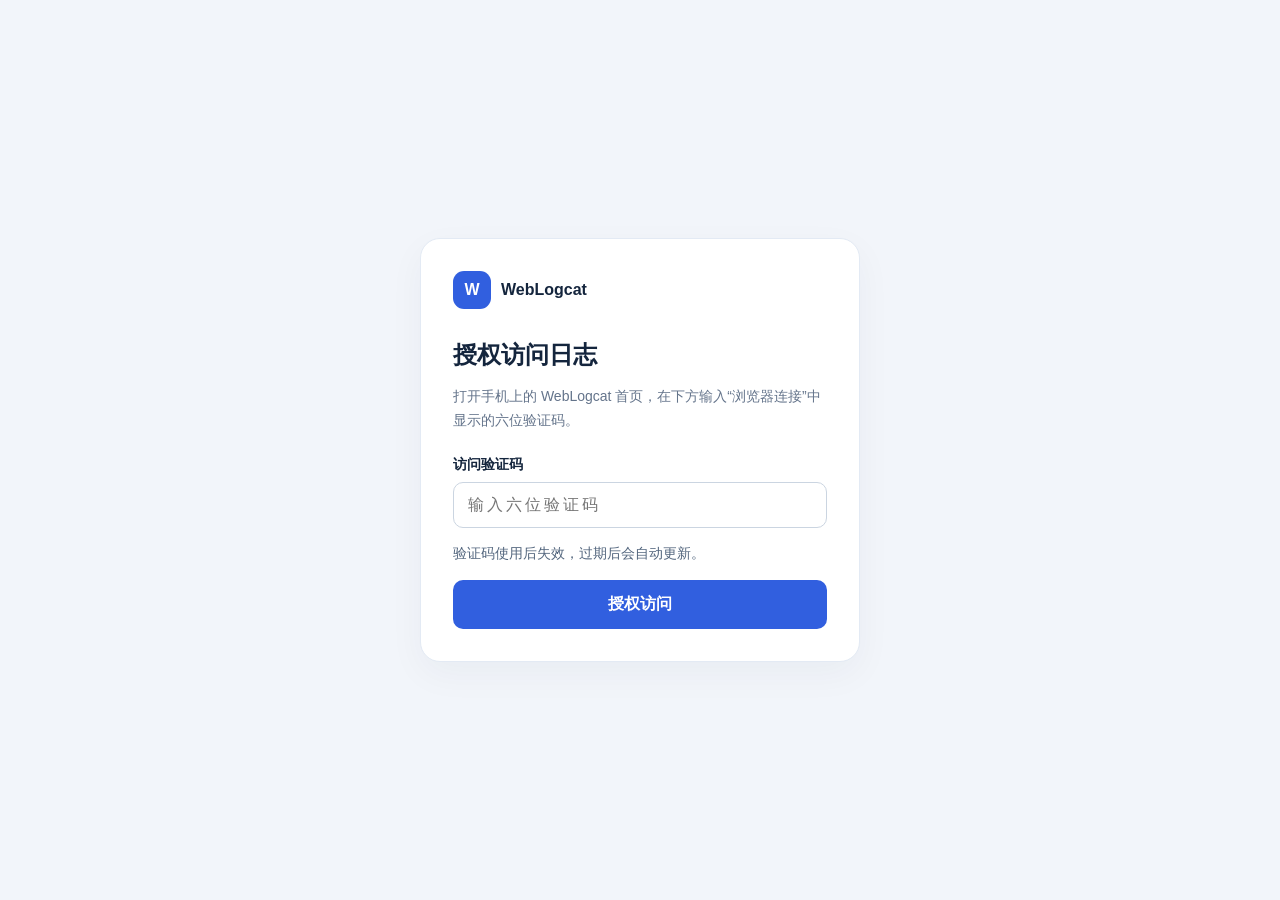
<file: app/src/main/assets/web/auth.html>
<!doctype html>
<html lang="zh-CN"><head><meta charset="utf-8"><meta name="viewport" content="width=device-width,initial-scale=1"><meta name="referrer" content="no-referrer"><title>授权访问 · WebLogcat</title>
<style>
:root{color-scheme:light dark;font-family:-apple-system,BlinkMacSystemFont,"Segoe UI",sans-serif;background:#f2f5fa;color:#14253d}*{box-sizing:border-box}body{margin:0;min-height:100dvh;display:grid;place-items:center;padding:24px}.card{width:min(100%,440px);background:#fff;border:1px solid #e3eaf4;border-radius:20px;padding:32px;box-shadow:0 12px 36px #14233c0b}.brand{display:flex;align-items:center;gap:10px;font-weight:700}.mark{display:grid;place-items:center;width:38px;height:38px;border-radius:11px;background:#315fdf;color:white}h1{font-size:24px;margin:30px 0 12px}p{color:#64748b;font-size:14px;line-height:1.7}label{display:block;font-size:14px;font-weight:600;margin:24px 0 8px}input{width:100%;border:1px solid #cbd5e1;border-radius:10px;padding:13px 14px;font:inherit;letter-spacing:3px;background:transparent;color:inherit}input:focus{outline:2px solid #315fdf;outline-offset:1px}.status{min-height:24px;color:#52657d}.error{color:#bf2d43}button{width:100%;border:0;border-radius:10px;padding:14px;background:#315fdf;color:#fff;font:inherit;font-weight:600;cursor:pointer}button:disabled{opacity:.6;cursor:default}@media(prefers-color-scheme:dark){:root{background:#0c111b;color:#dbe6f6}.card{background:#121a28;border-color:#273247}p,.status{color:#a9b7cb}input{border-color:#52657d}}
</style></head><body><main class="card"><div class="brand"><span class="mark">W</span><span>WebLogcat</span></div><h1>授权访问日志</h1><p>打开手机上的 WebLogcat 首页，在下方输入“浏览器连接”中显示的六位验证码。</p><form id="authorize"><label for="code">访问验证码</label><input id="code" name="code" type="text" inputmode="numeric" pattern="[0-9]{6}" maxlength="6" autocomplete="off" placeholder="输入六位验证码" required><p id="status" class="status" role="status">验证码使用后失效，过期后会自动更新。</p><button id="submit" type="submit">授权访问</button></form></main>
<script>
'use strict';
const form=document.getElementById('authorize'),button=document.getElementById('submit'),status=document.getElementById('status'),code=document.getElementById('code');
function message(text,error=false){status.textContent=text;status.classList.toggle('error',error);}
form.onsubmit=async event=>{event.preventDefault();if(!/^[0-9]{6}$/.test(code.value)){message('请输入六位数字验证码。',true);return;}button.disabled=true;message('正在验证…');try{const response=await fetch('/authorize',{method:'POST',headers:{'Content-Type':'application/json'},body:JSON.stringify({code:code.value}),cache:'no-store'});if(!response.ok)throw new Error('无法验证，请检查服务是否运行。');const result=await response.json();if(result.status==='approved'){message('授权成功，正在打开日志…');location.replace('/?token='+encodeURIComponent(result.token));return;}message(result.status==='locked'?'错误次数过多，请查看手机提示后重试。':'验证码错误或已过期，请查看手机上的最新验证码。',true);code.value='';}catch(error){message(error.message,true);}finally{button.disabled=false;}};
if(new URLSearchParams(location.search).has('token'))message('访问链接已失效，请输入手机上的验证码。',true);
</script></body></html>
</file>
